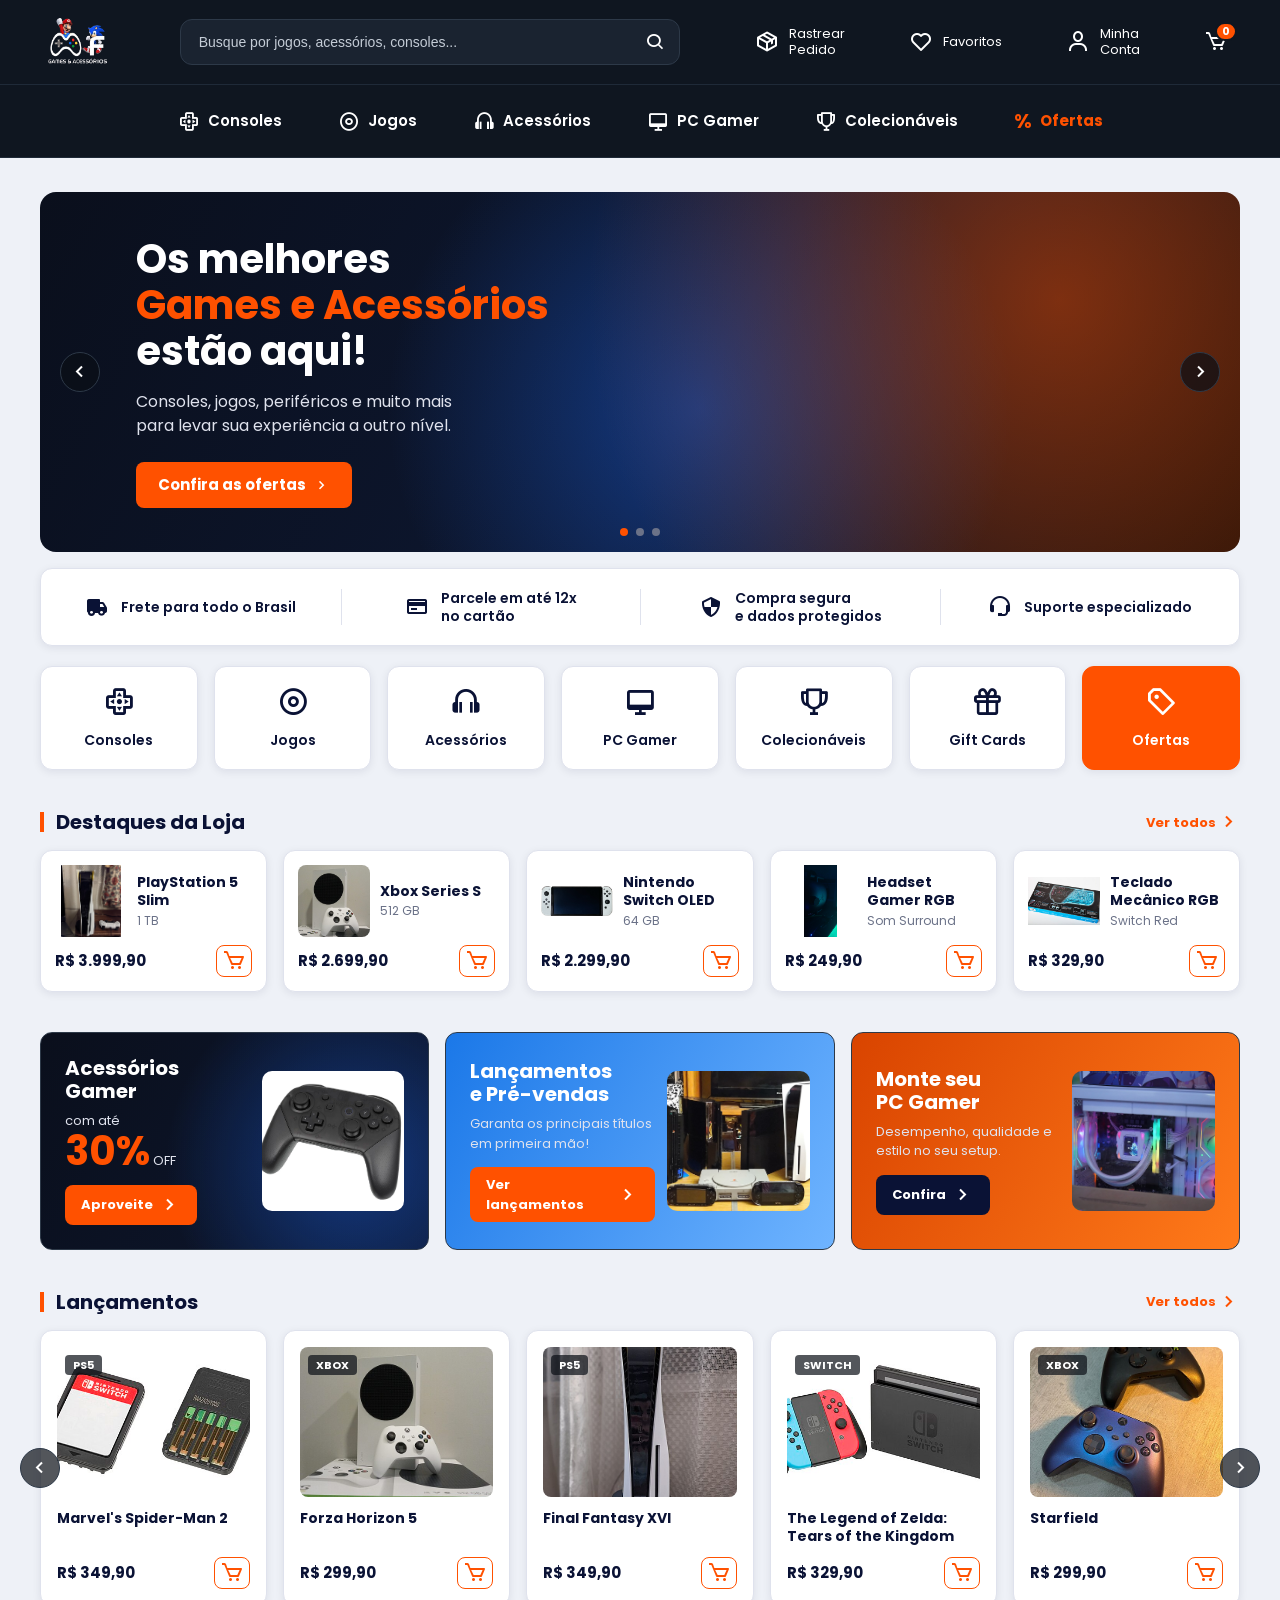
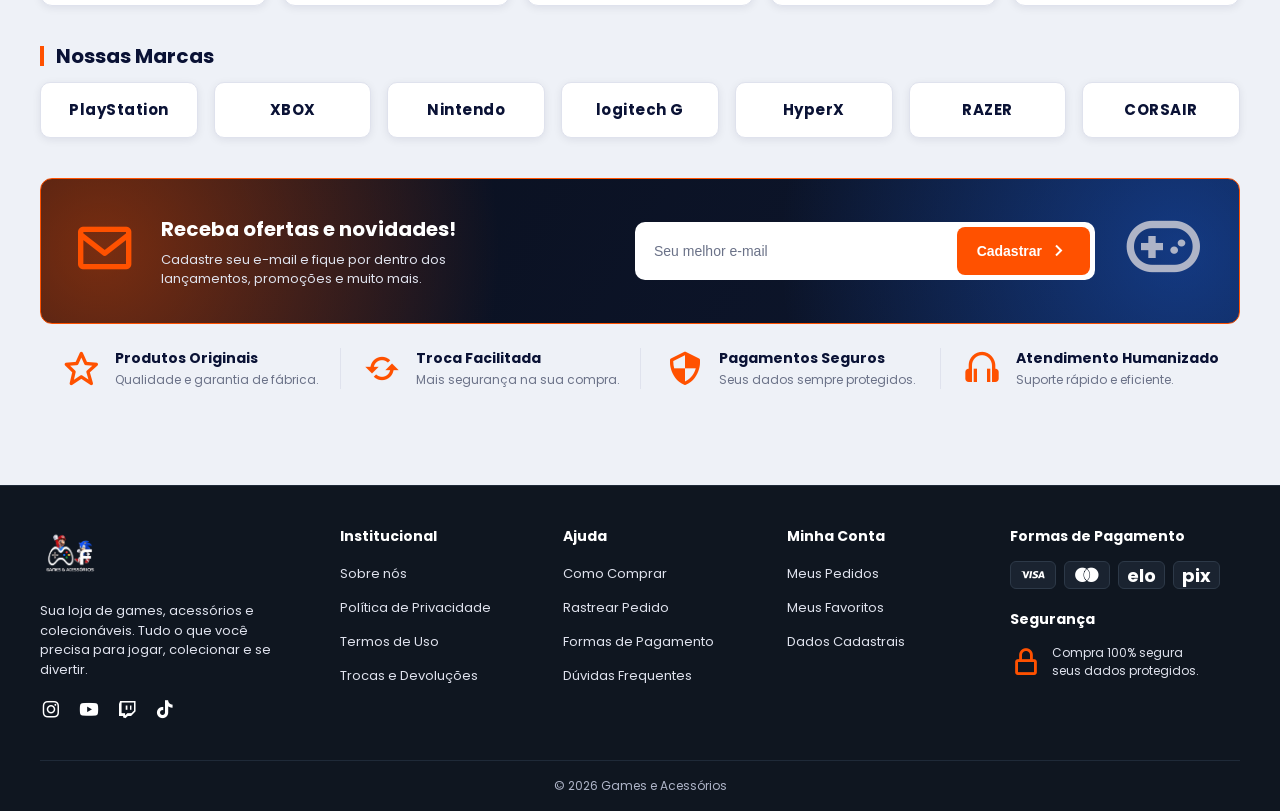
<file: src/index.html>
<!doctype html>
<html lang="pt-BR">
  <head>
    <meta charset="UTF-8" />
    <meta name="viewport" content="width=device-width, initial-scale=1.0" />
    <title>Games e Acessórios</title>
    <link
      rel="stylesheet"
      href="https://unpkg.com/boxicons@2.1.4/css/boxicons.min.css"
    />
    <link rel="stylesheet" href="app.css" />
    <script src="js/script.js" defer></script>
  </head>
  <body>
    <!-- Cada data-include é trocado pelo conteúdo do arquivo indicado (ver js/script.js) -->
    <div data-include="components/header.html"></div>
    <div data-include="pages/home.html"></div>
    <div data-include="components/footer.html"></div>
  </body>
</html>
</file>
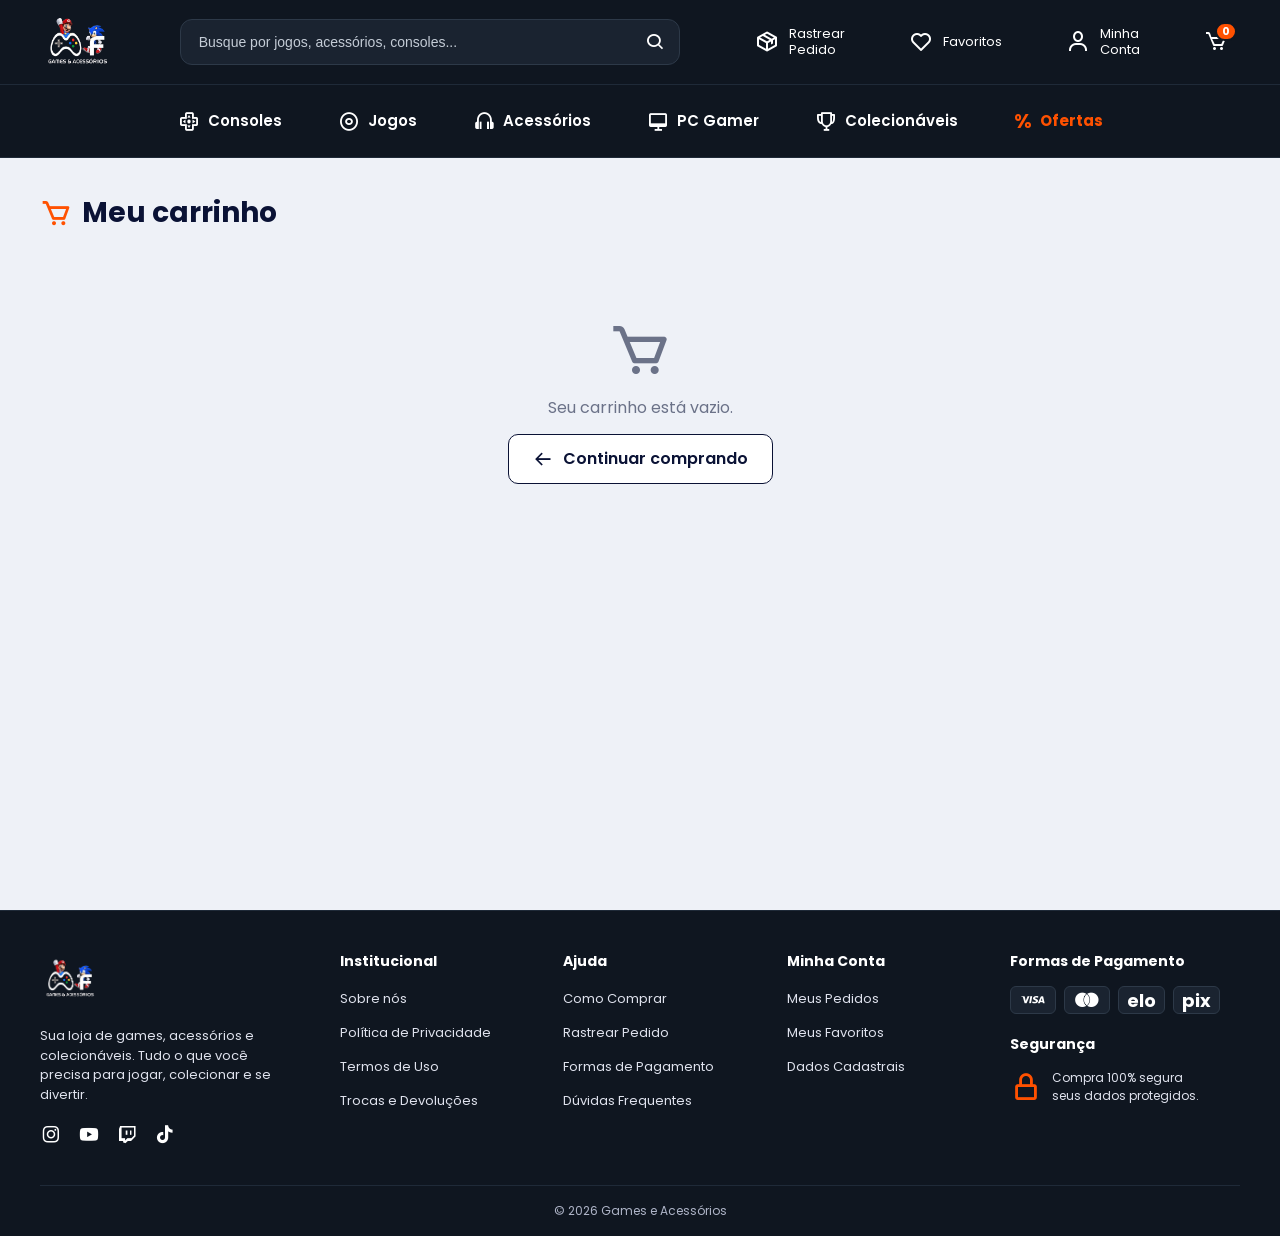
<file: src/carrinho.html>
<!doctype html>
<html lang="pt-BR">
  <head>
    <meta charset="UTF-8" />
    <meta name="viewport" content="width=device-width, initial-scale=1.0" />
    <title>Carrinho | Games e Acessórios</title>
    <link
      rel="stylesheet"
      href="https://unpkg.com/boxicons@2.1.4/css/boxicons.min.css"
    />
    <link rel="stylesheet" href="app.css" />
    <script src="js/script.js" defer></script>
  </head>
  <body>
    <div data-include="components/header.html"></div>

    <main class="container cart-page">
      <h1>
        <i class="bx bx-cart" aria-hidden="true"></i>
        <span>Meu carrinho</span>
      </h1>
      <div id="cart-root"></div>
    </main>

    <div data-include="components/footer.html"></div>
  </body>
</html>
</file>
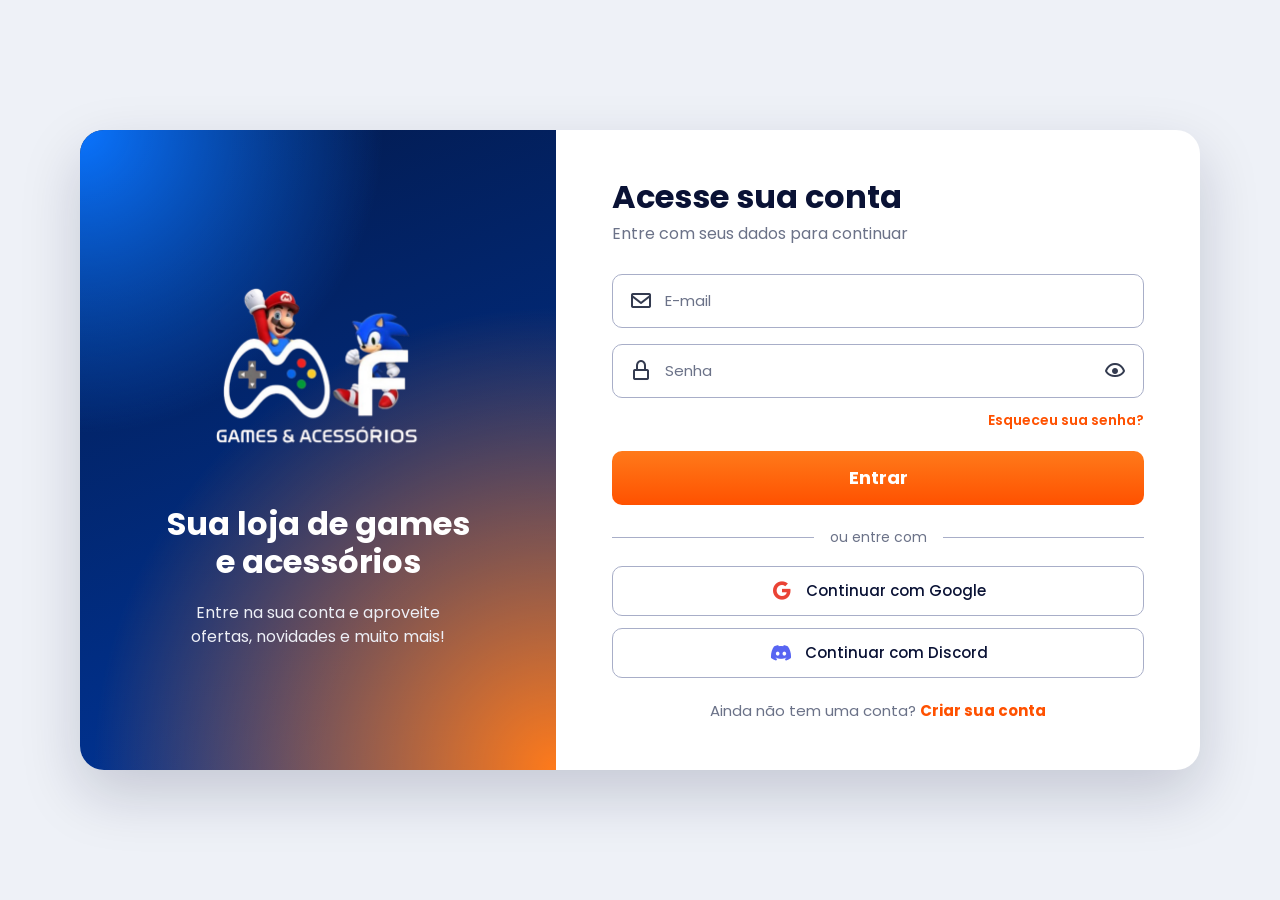
<file: src/login.html>
<!doctype html>
<html lang="pt-BR">
  <head>
    <meta charset="UTF-8" />
    <meta name="viewport" content="width=device-width, initial-scale=1.0" />
    <title>Entrar | Games e Acessórios</title>
    <link
      rel="stylesheet"
      href="https://unpkg.com/boxicons@2.1.4/css/boxicons.min.css"
    />
    <link rel="stylesheet" href="app.css" />
    <script src="js/script.js" defer></script>
  </head>
  <body class="login-page">
    <main class="login-card">
      <section class="login-brand">
        <a class="login-logo" href="index.html" aria-label="Games e Acessórios">
          <img src="../public/images/logo.png" alt="Games e Acessórios" />
        </a>

        <h2>Sua loja de games <br />e acessórios</h2>
        <p>
          Entre na sua conta e aproveite <br />ofertas, novidades e muito mais!
        </p>
      </section>

      <section class="login-panel">
        <h1>Acesse sua conta</h1>
        <p class="login-subtitle">Entre com seus dados para continuar</p>

        <form class="login-form" method="post" novalidate>
          <label class="field">
            <span class="sr-only">E-mail</span>
            <i class="bx bx-envelope" aria-hidden="true"></i>
            <input
              type="email"
              name="email"
              placeholder="E-mail"
              autocomplete="email"
              required
            />
          </label>

          <label class="field">
            <span class="sr-only">Senha</span>
            <i class="bx bx-lock-alt" aria-hidden="true"></i>
            <input
              type="password"
              name="password"
              placeholder="Senha"
              autocomplete="current-password"
              required
            />
            <button
              type="button"
              class="field-toggle"
              aria-label="Mostrar senha"
              data-toggle-password
            >
              <i class="bx bx-show" aria-hidden="true"></i>
            </button>
          </label>

          <a class="forgot-link" href="#">Esqueceu sua senha?</a>

          <button class="login-submit" type="submit">Entrar</button>
        </form>

        <div class="login-divider"><span>ou entre com</span></div>

        <div class="login-social">
          <a class="social-button" href="#">
            <i class="bx bxl-google" aria-hidden="true"></i>
            Continuar com Google
          </a>
          <a class="social-button" href="#">
            <i class="bx bxl-discord-alt" aria-hidden="true"></i>
            Continuar com Discord
          </a>
        </div>

        <p class="login-signup">
          Ainda não tem uma conta? <a href="#">Criar sua conta</a>
        </p>
      </section>
    </main>
  </body>
</html>
</file>
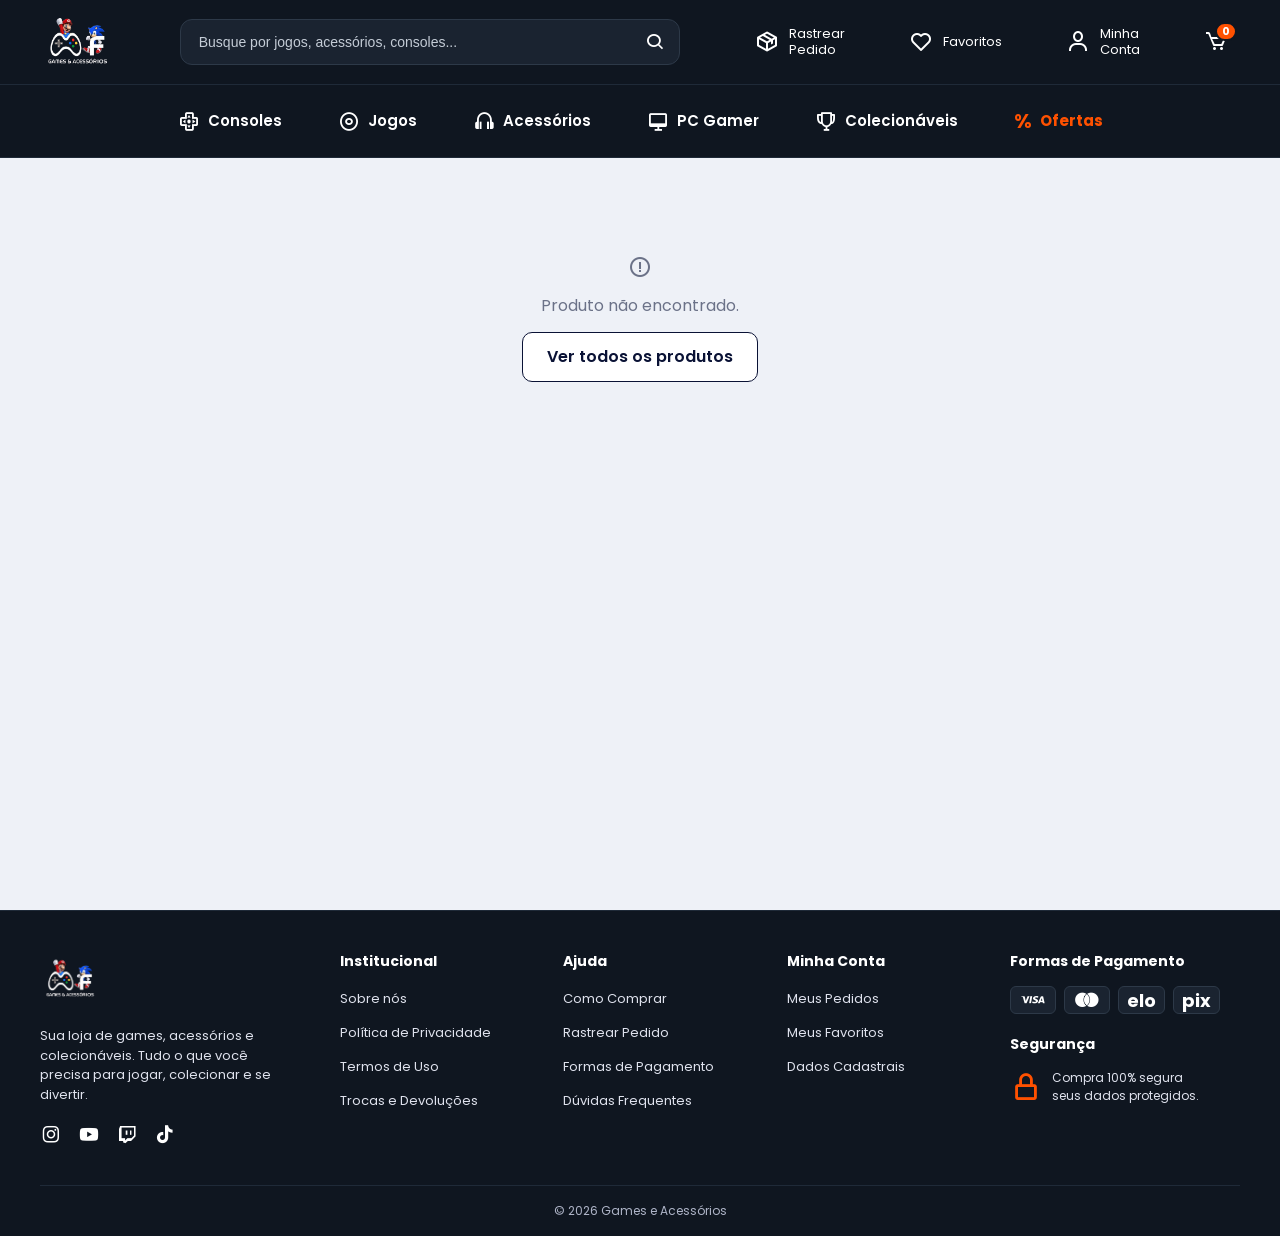
<file: src/produto.html>
<!doctype html>
<html lang="pt-BR">
  <head>
    <meta charset="UTF-8" />
    <meta name="viewport" content="width=device-width, initial-scale=1.0" />
    <title>Produto | Games e Acessórios</title>
    <link
      rel="stylesheet"
      href="https://unpkg.com/boxicons@2.1.4/css/boxicons.min.css"
    />
    <link rel="stylesheet" href="app.css" />
    <script src="js/products.js" defer></script>
    <script src="js/script.js" defer></script>
  </head>
  <body>
    <div data-include="components/header.html"></div>

    <main class="container products-page">
      <div id="product-root"></div>
    </main>

    <div data-include="components/footer.html"></div>
  </body>
</html>
</file>
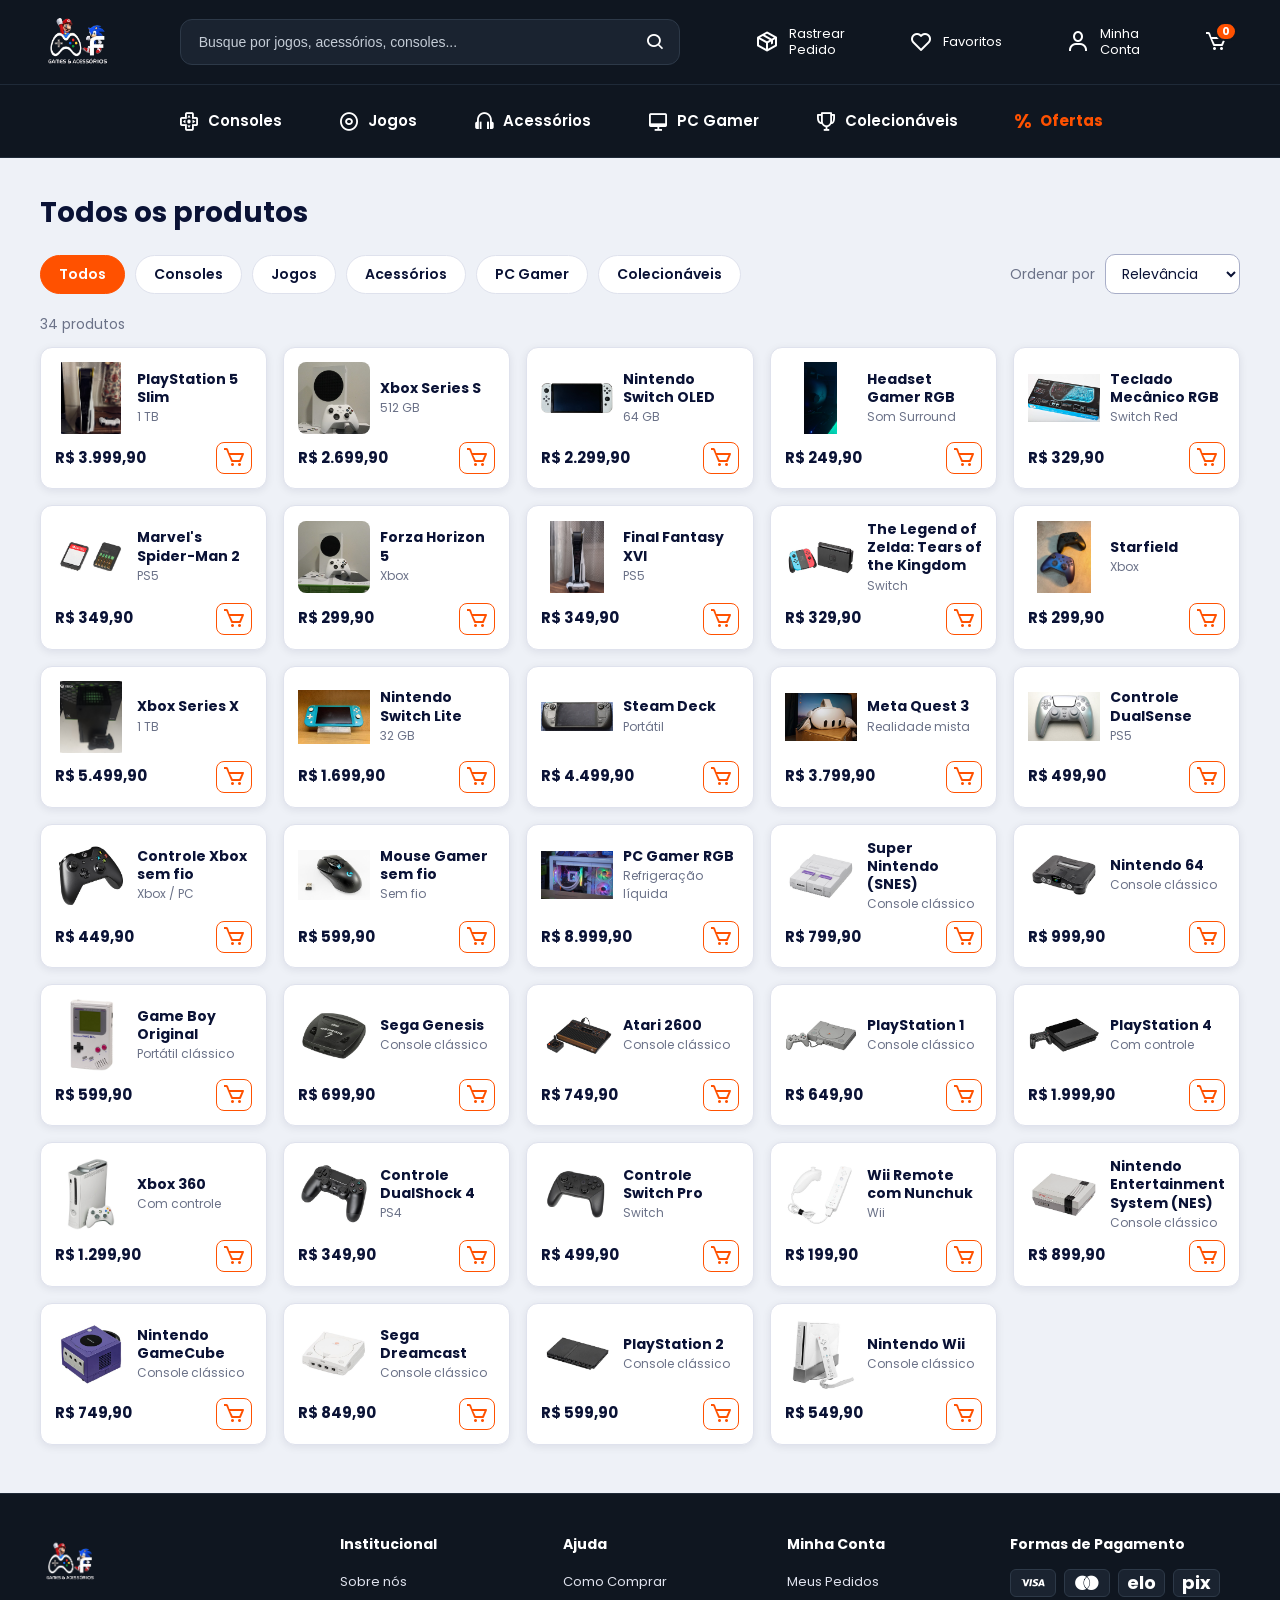
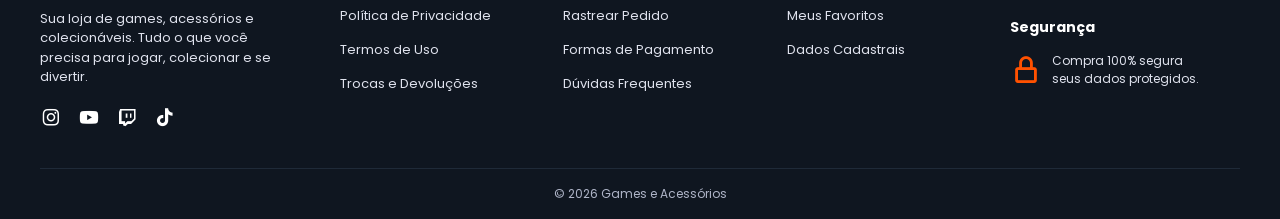
<file: src/produtos.html>
<!doctype html>
<html lang="pt-BR">
  <head>
    <meta charset="UTF-8" />
    <meta name="viewport" content="width=device-width, initial-scale=1.0" />
    <title>Produtos | Games e Acessórios</title>
    <link
      rel="stylesheet"
      href="https://unpkg.com/boxicons@2.1.4/css/boxicons.min.css"
    />
    <link rel="stylesheet" href="app.css" />
    <script src="js/products.js" defer></script>
    <script src="js/script.js" defer></script>
  </head>
  <body>
    <div data-include="components/header.html"></div>

    <main class="container products-page">
      <div id="products-root"></div>
    </main>

    <div data-include="components/footer.html"></div>
  </body>
</html>
</file>
<file: src/app.css>
@import "css/settings/colors.css";
@import "css/settings/grid.css";
@import "css/home.css";
@import "css/login.css";
@import "css/cart.css";
@import "css/products.css";
@import "css/responsive.css";
@import url("https://fonts.googleapis.com/css2?family=Poppins:ital,wght@0,100;0,200;0,300;0,400;0,500;0,600;0,700;0,800;0,900;1,100;1,200;1,300;1,400;1,500;1,600;1,700;1,800;1,900&display=swap");

* {
  margin: 0;
  padding: 0;
  box-sizing: border-box;
}

body {
  font-family: "Poppins", sans-serif;
  background: var(--page-bg);
  color: var(--navy);
  line-height: 1.5;
}
</file>
